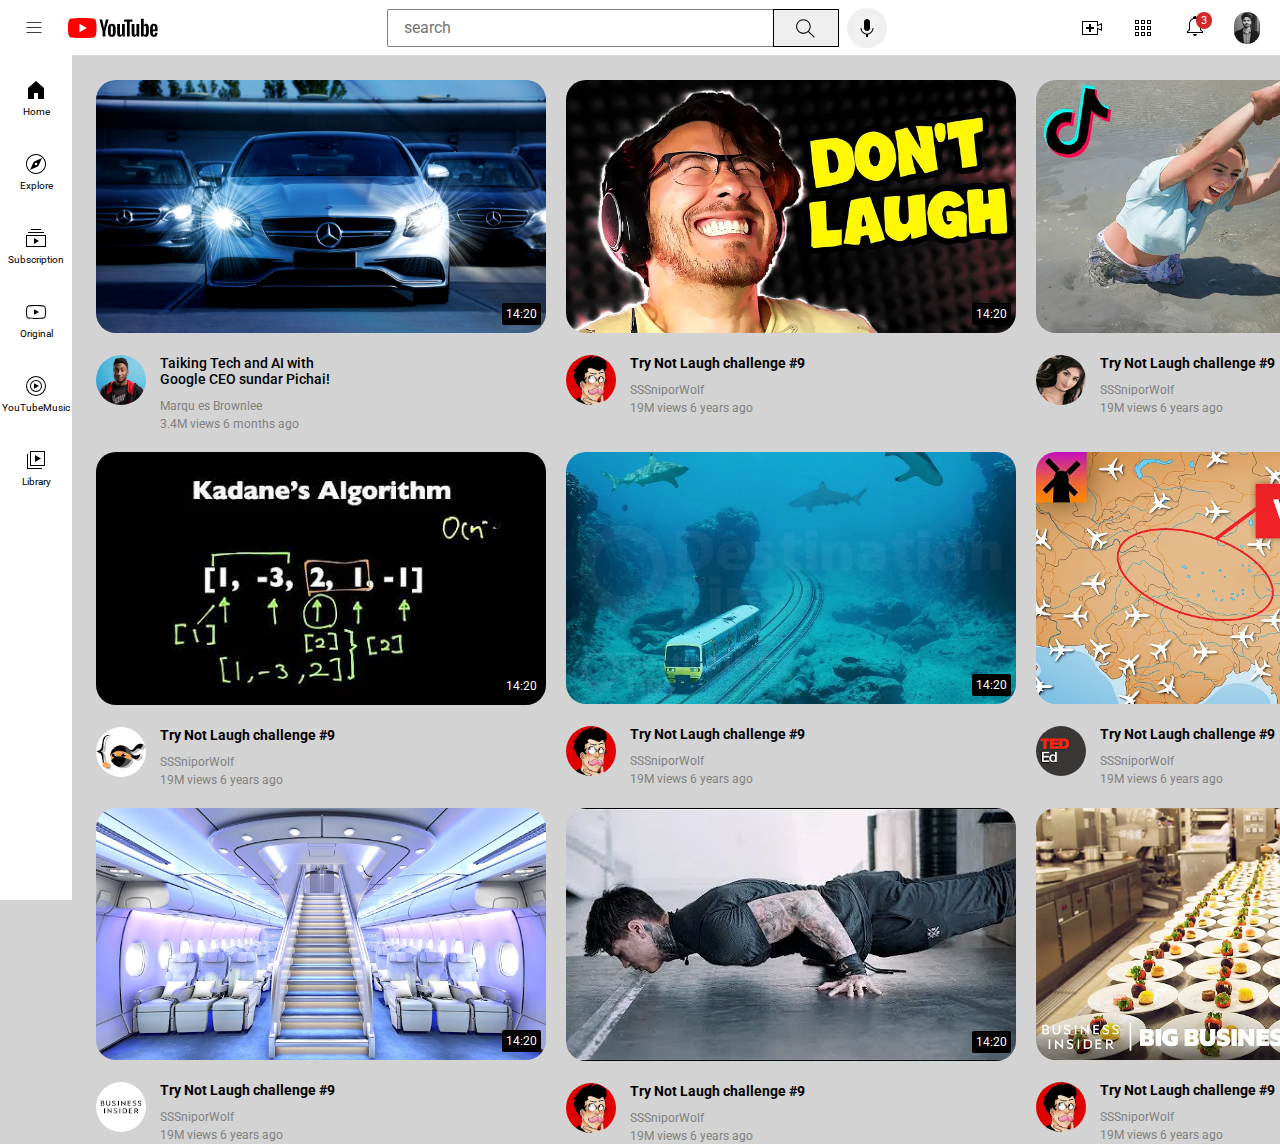
<file: index.html>
<!DOCTYPE html>
<html lang="en" xmlns="http://www.w3.org/1999/html">
<head>
    <meta charset="UTF-8">
    <title>youtube.cloud</title>
    <link rel="preconnect" href="https://fonts.googleapis.com">
    <link rel="preconnect" href="https://fonts.gstatic.com" crossorigin>
    <link href="https://fonts.googleapis.com/css2?family=Roboto:wght@400;500;700&display=swap" rel="stylesheet">
    <link rel="stylesheet" href="utube.css">
    <link rel="stylesheet" href="header.css">
    <link rel="stylesheet" href="sidebar.css">
</head>

<body>
<div class="header"  >
    <div class="left-section">
        <img class="hamburger-menu" src="icons/hamburger-menu.svg">
        <img class="youtube-logo" src="icons/youtube-logo.svg">

    </div>
    <div class="middle-section">
        <input class="search-bar" type="text" placeholder="search">
        <button class="search-button"><img class="search-icon" src="icons/search.svg"></button>
        <button class="voice-search-button"><img class="voice-search-icon" src="icons/voice-search-icon.svg"></button>
    </div>
    <div class="right-section">
        <img class="upload-icon" src="icons/upload.svg">
        <img class="youtube-apps-icon" src="icons/youtube-apps.svg">
        <div class="notification-icon-container">
            <img class="notification-icon" src="icons/notifications.svg">
            <div class="notification-count">3</div>
        </div>

        <img class="abuex-icon" src="icons/abuex.jpg">
    
    </div>
</div>
<div class="sidebar">
    <div class="sidebar-link"><img  src="sidebar/home (1).svg"><div>Home</div></div>
    <div class="sidebar-link"><img  src="sidebar/explore.svg"><div>Explore</div></div>
    <div class="sidebar-link"><img  src="sidebar/subscriptions.svg"><div>Subscription</div></div>
    <div class="sidebar-link"><img  src="sidebar/originals.svg"><div>Original</div></div>
    <div class="sidebar-link"><img  src="sidebar/youtube-music.svg"><div>YouTubeMusic</div></div>
    <div class="sidebar-link"><img  src="sidebar/library.svg"><div>Library</div></div>




</div>
<div class="div1">
    <div class="div2">
        <div class="thumbnail-row">
            <img class="thumbnail" src="thumline/pexels-mike-bird-120049.jpg">
            <div class="video-time">14:20</div>
        </div>

        <div class="channel-picture">
            <img class="profile-picture" src="channelimages/channel-1.jpeg">
         </div>
        <div class="video-info">
            <p class="vedio-title">Taiking Tech and AI with Google CEO sundar Pichai!</p>
            <p class="name">Marqu es Brownlee</p>
            <p class="details">3.4M views 6 months ago</p>
        </div>

    </div>
    <div class="div2">
        <div class="thumbnail-row">
            <img class="thumbnail" src="thumline/thumbnail-2.webp">
            <div class="video-time">14:20</div>
        </div>
        <div class="channel-picture">
            <img class="profile-picture" src="channelimages/channel-2.jpeg">
        </div>
        <div class="video-info">
            <p class="vedio-title"><b>Try Not Laugh challenge #9</b></p>
            <p class="name">SSSniporWolf</p>
            <p class="details">19M views 6 years ago</p>

        </div>


    </div>
    <div class="div2">
        <div class="thumbnail-row">
            <img class="thumbnail" src="thumline/thumbnail-3.webp">
            <div class="video-time">14:20</div>
        </div>
        <div class="channel-picture">
            <img class="profile-picture" src="channelimages/channel-3.jpeg">
        </div>
        <div class="video-info">
            <p class="vedio-title"><b>Try Not Laugh challenge #9</b></p>
            <p class="name">SSSniporWolf</p>
            <p class="details">19M views 6 years ago</p>

        </div>


    </div>
    <div class="div2">
        <div class="thumbnail-row">
            <img class="thumbnail" src="thumline/thumbnail-5.webp">
            <div class="video-time">14:20</div>
        </div>
        <div class="channel-picture">
            <img class="profile-picture" src="channelimages/channel-5.jpeg">
        </div>
        <div class="video-info">
            <p class="vedio-title"><b>Try Not Laugh challenge #9</b></p>
            <p class="name">SSSniporWolf</p>
            <p class="details">19M views 6 years ago</p>

        </div>


    </div>
    <div class="div2">
        <div class="thumbnail-row">
            <img class="thumbnail" src="thumline/thumbnail-11.webp">
            <div class="video-time">14:20</div>
        </div>
        <div class="channel-picture">
            <img class="profile-picture" src="channelimages/channel-2.jpeg">
        </div>
        <div class="video-info">
            <p class="vedio-title"><b>Try Not Laugh challenge #9</b></p>
            <p class="name">SSSniporWolf</p>
            <p class="details">19M views 6 years ago</p>

        </div>
    </div>


    <div class="div2">
        <div class="thumbnail-row">
            <img class="thumbnail" src="thumline/thumbnail-7.webp">
            <div class="video-time">14:20</div>
        </div>
        <div class="channel-picture">
            <img class="profile-picture" src="channelimages/channel-12.jpeg">
        </div>
        <div class="video-info">
            <p class="vedio-title"><b>Try Not Laugh challenge #9</b></p>
            <p class="name">SSSniporWolf</p>
            <p class="details">19M views 6 years ago</p>

        </div>
    </div>


    <div class="div2">
        <div class="thumbnail-row">
            <img class="thumbnail" src="thumline/thumbnail-8.webp">
            <div class="video-time">14:20</div>
        </div>
        <div class="channel-picture">
            <img class="profile-picture" src="channelimages/channel-10.jpeg">
        </div>
        <div class="video-info">
            <p class="vedio-title"><b>Try Not Laugh challenge #9</b></p>
            <p class="name">SSSniporWolf</p>
            <p class="details">19M views 6 years ago</p>

        </div>
    </div>

    <div class="div2">
        <div class="thumbnail-row">
            <img class="thumbnail" src="thumline/thumbnail-9.webp">
            <div class="video-time">14:20</div>
        </div>
        <div class="channel-picture">
            <img class="profile-picture" src="channelimages/channel-2.jpeg">
        </div>
        <div class="video-info">
            <p class="vedio-title"><b>Try Not Laugh challenge #9</b></p>
            <p class="name">SSSniporWolf</p>
            <p class="details">19M views 6 years ago</p>

        </div>
    </div>

    <div class="div2">
        <div class="thumbnail-row">
            <img class="thumbnail" src="thumline/thumbnail-10.webp">
            <div class="video-time">14:20</div>
        </div>
        <div class="channel-picture">
            <img class="profile-picture" src="channelimages/channel-2.jpeg">
        </div>
        <div class="video-info">
            <p class="vedio-title"><b>Try Not Laugh challenge #9</b></p>
            <p class="name">SSSniporWolf</p>
            <p class="details">19M views 6 years ago</p>
        </div>


    </div>

</div>

</body>
</html>
</file>
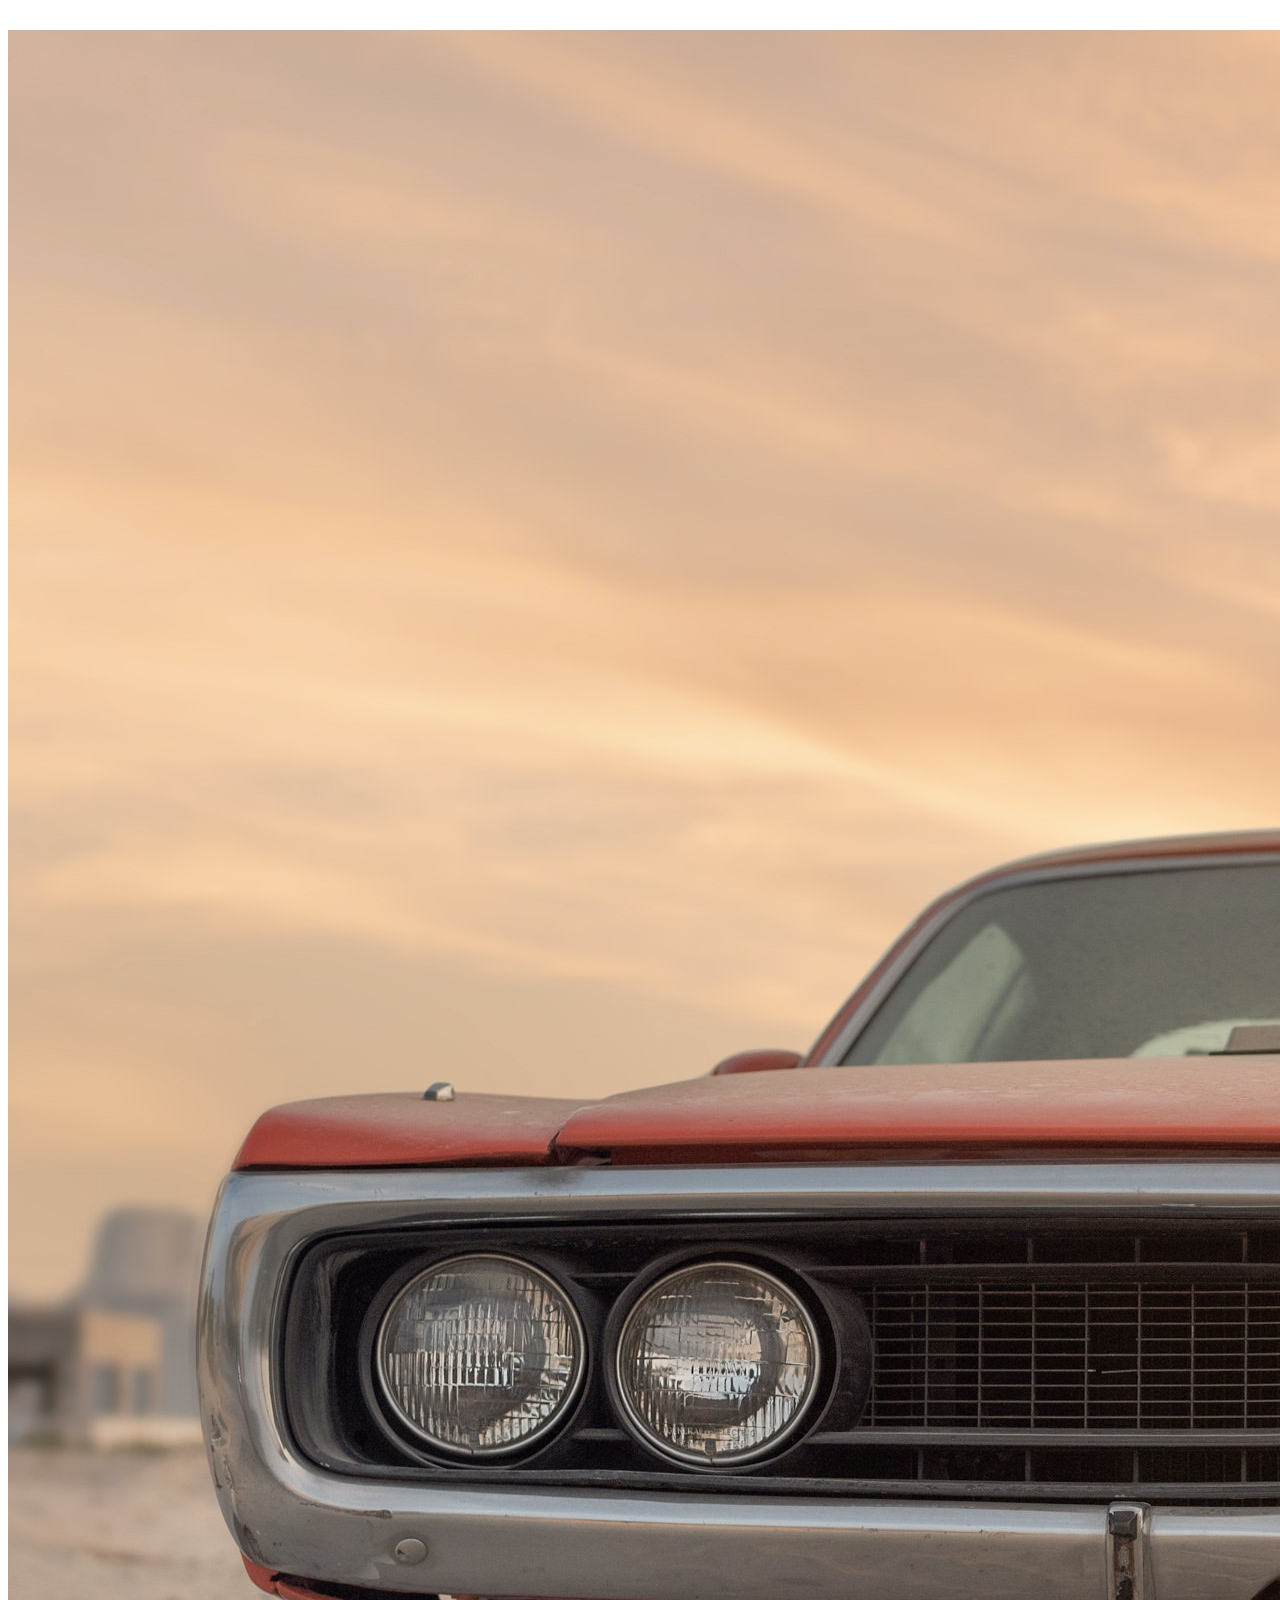
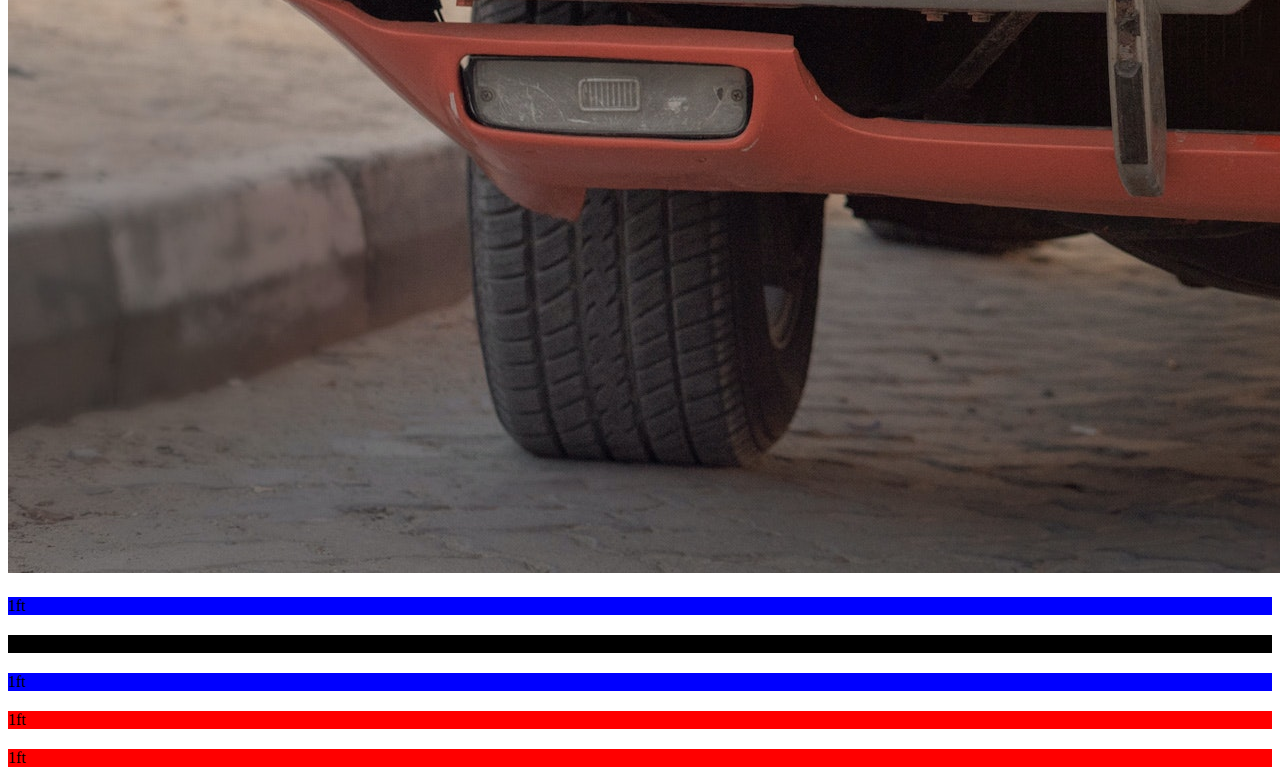
<file: inline.html>
<!DOCTYPE html>
<html lang="en">
<head>
    <meta charset="UTF-8">
    <title>inline</title>
</head>
<body>

<div style="margin-top:30px; display:flex; flex-direction:column; column-gap:20px; row-gap:20px;">
    <div class="a">
        <img  class="a" src="thumline/pexels-shukhrat-umarov-1534604.jpg">
    </div>
    <div style="background-color:blue;">1ft</div>
    <div style="background-color:black;">1ft</div>
    <div style="background-color:blue;">1ft</div>
    <div style="background-color:red;">1ft</div>
    <div style="background-color:red;">1ft</div>
</div>




</body>
</html>
<script>
    .div{
    background-color:red;
    color:black;
    }
    .a{
    margin-top:30px;
    display:flex;
    flex-direction:column;
    column-gap:20px;
    row-gap:20px;
    width:300px;
    border-radius:50%;

    }


</script>
</file>
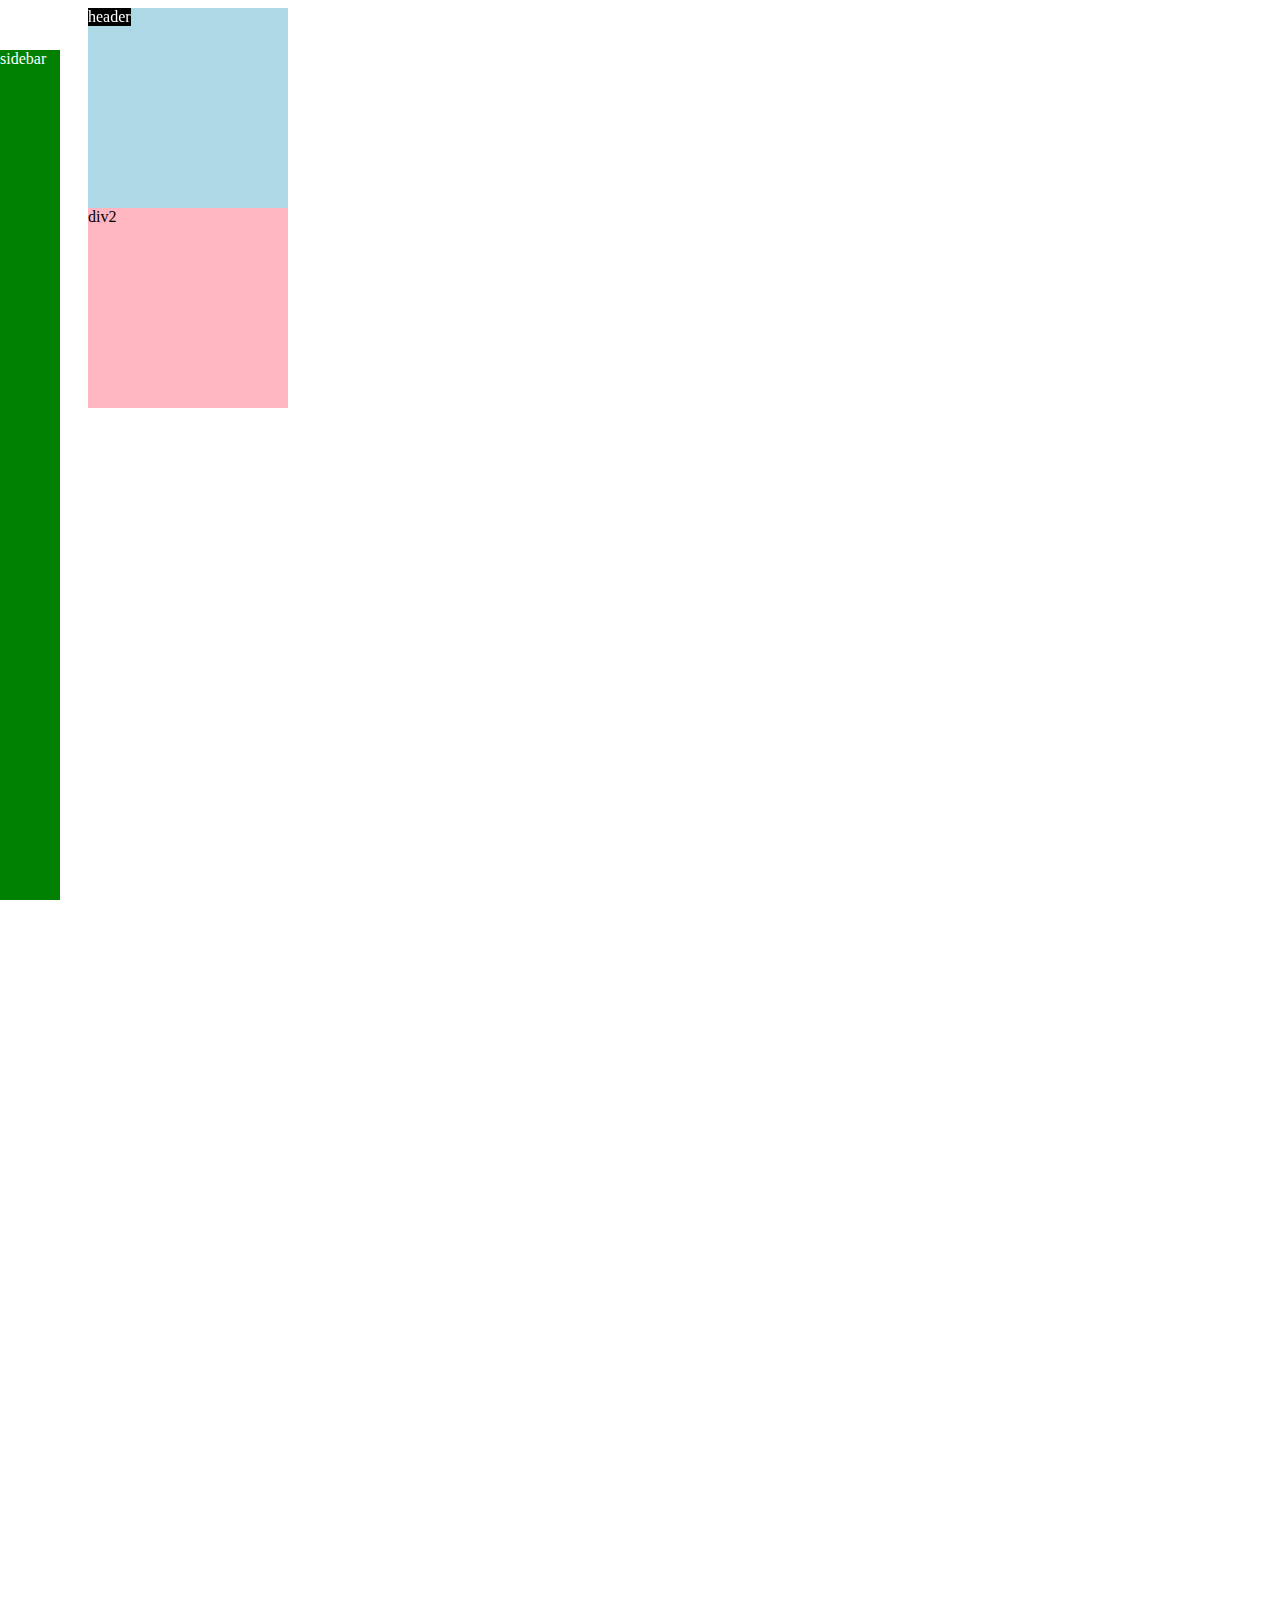
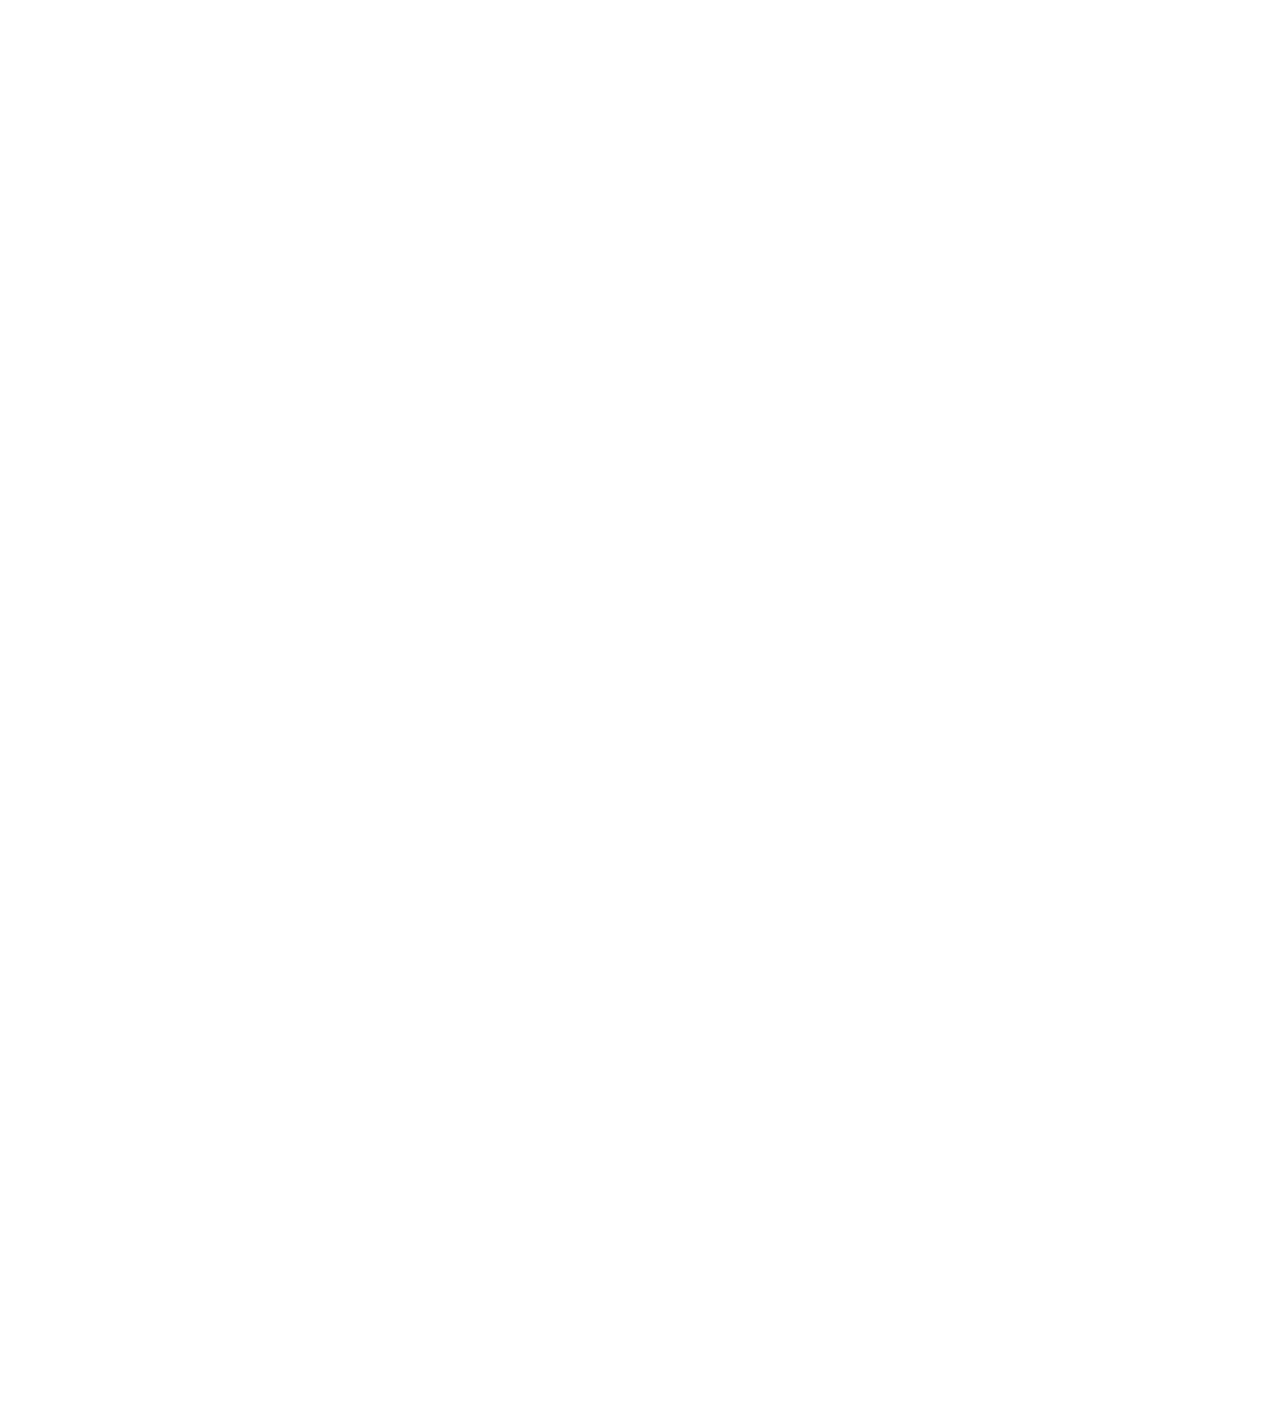
<file: position.html>
<!DOCTYPE html>
<html lang="en">
<head>
    <meta charset="UTF-8">
    <title>position practice</title>
</head>
<body style="height:3000px; padding-left:80px;">
<div style="background-color:black;
 color:white;
  position:fixed;
">header

    <div style="background-color:green;
    color:white;
    position:fixed;
    left:0;
    bottom:0;
    top:50px;
    width:60px;


">sidebar</div>
</div>
<div style="background-color:lightblue; height:200px; width:200px; position:static; position-right:30px;">div1</div>
<div style="background-color:lightpink; height:200px; width:200px; position:static;">div2</div>
</body>
</html>
</file>
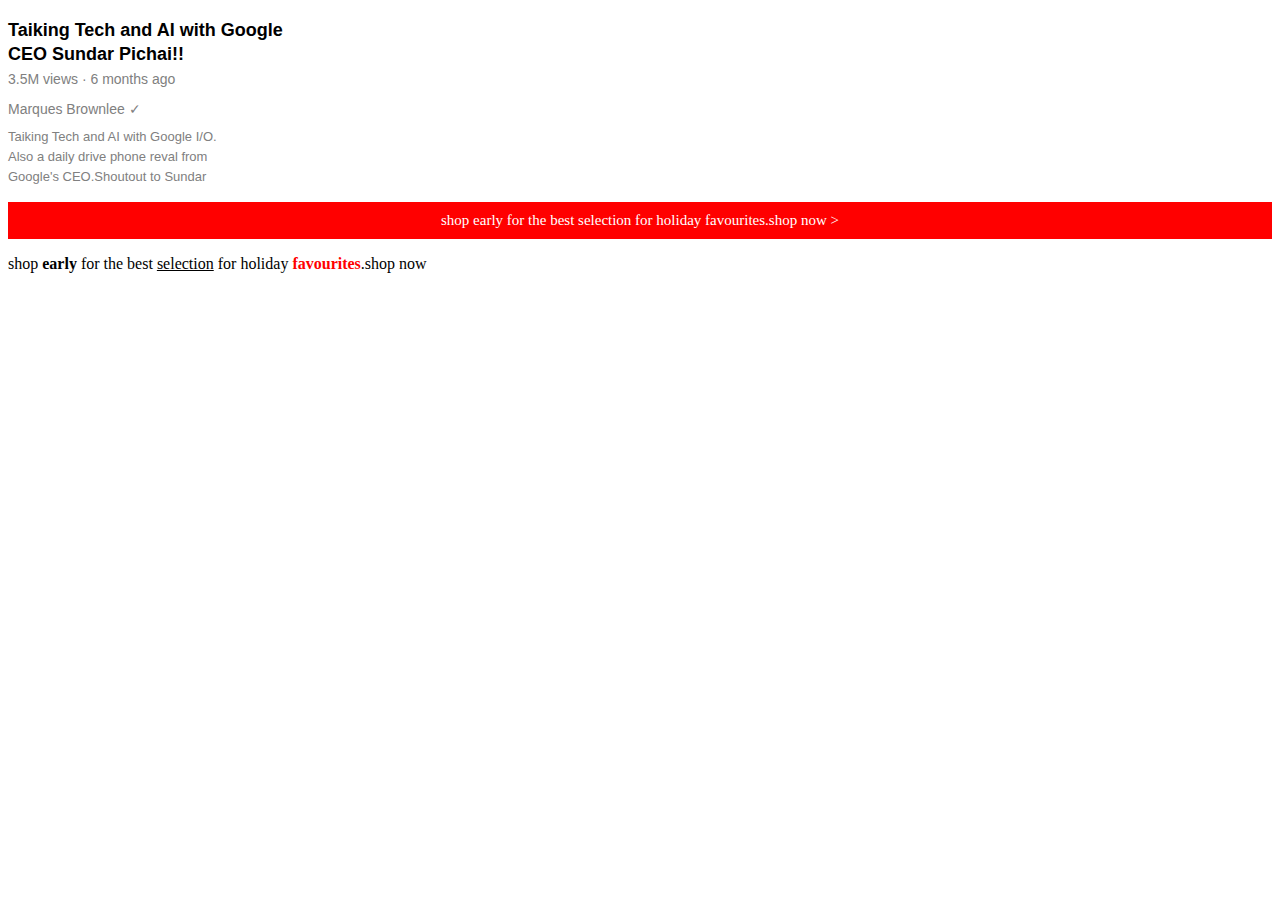
<file: text.html>
<!DOCTYPE html>
<html lang="en">
<head>
    <meta charset="UTF-8">
    <title>txt style</title>
</head>
<body>
<p class="text-style">
    Taiking Tech and AI with Google CEO Sundar Pichai!!
</p>
<p class="txt-sts">3.5M views &#183 6 months ago</p>
<p class="txt-one">Marques Brownlee &#10003</p>
<p class="txt-two">Taiking Tech and AI with Google I/O. Also a daily drive phone reval from Google's CEO.Shoutout to Sundar  </p>
<p class="red">shop early for the best selection for holiday favourites.<span class="link">shop now  &#62;</span> </p>
<p>shop <b>early</b> for the best <u>selection</u> for holiday <span class="spn">favourites</span>.shop now</p>
</body>
</html>
<style>
    .text-style{
    font-family:Arial;
    font-weight:bold;
    font-size:18px;
    width:300px;
    line-height:24px;
    margin-bottom:5px;
    }
    .txt-sts{
    font-family:Arial;
    font-size:14px;
    color:gray;
    margin-top:0px;
    }
    .txt-one{
    font-family:Arial;
    font-size:14px;
    margin-bottom:0px;
    color:gray;
    }

    .txt-two{
    font-family:Arial;
    font-size:13px;
    color:gray;
    width:230px;
    margin-top:10px;

    line-height:20px;
    }
    .red{
    margin-bottom:10px;
    background-color:red;
    padding-top:10px;
    padding-bottom:10px;
    text-align:center;
    color:white;
    font-size:15px
    }
    .spn{
    color:red;
    font-weight:bold;
    }
    .spn:hover{
    text-decoration: underline;

    }
    .link{
    cursor:pointer;
    }
    .link:hover{
    text-decoration:underline;
    }
</style>
</file>
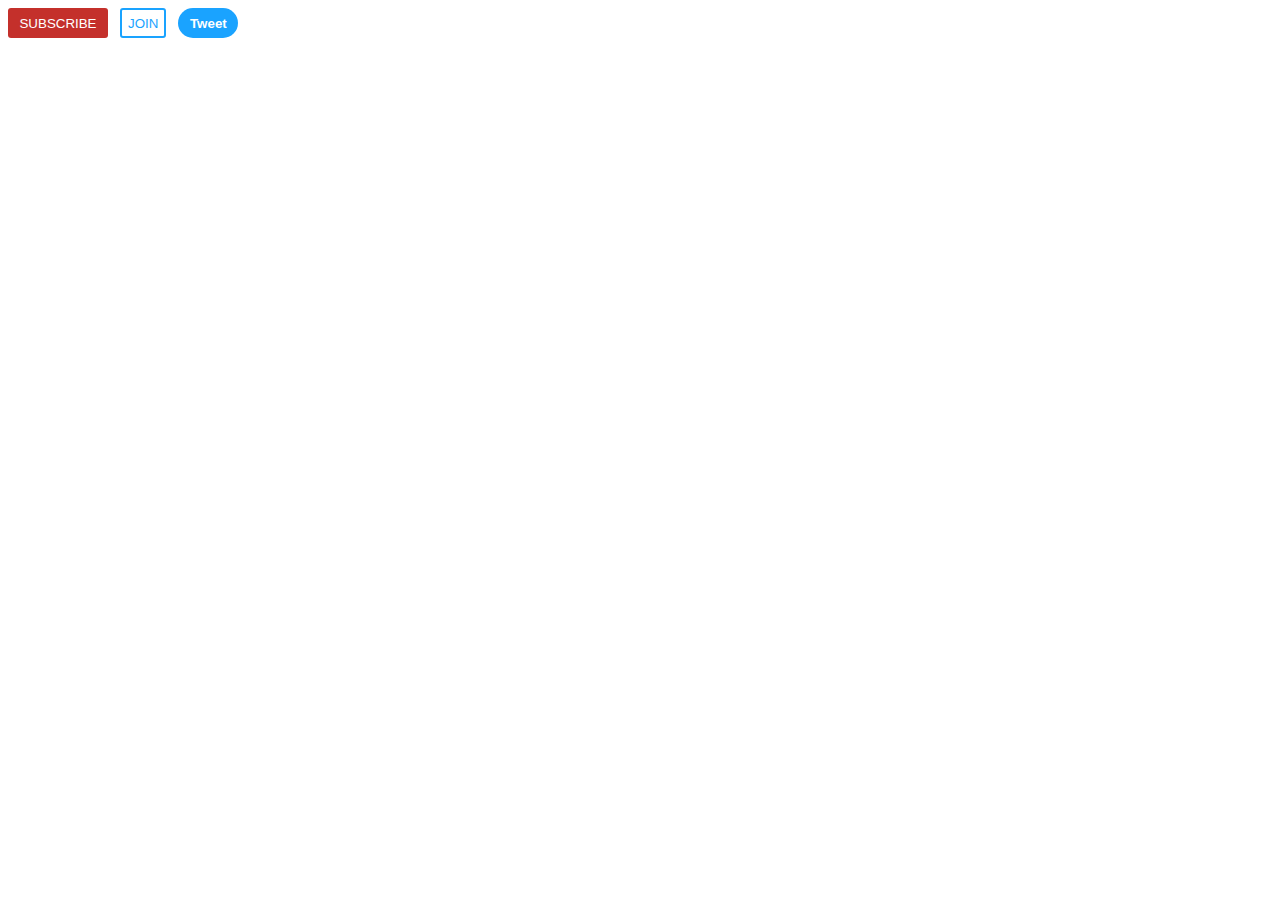
<file: u tube button.html>
<!DOCTYPE html>
<html lang="en">
<head>
    <meta charset="UTF-8">
    <title>sample</title>
</head>
<body>
<button class="subscribe">SUBSCRIBE</button>
<button class="join">JOIN</button>
<button class="twitter">Tweet</button>
<a href="https://www.youtube.com/watch?v=G3e-cpL7ofc&t=11818s"></a>

</body>
</html>
<style>
.subscribe{
    background-color:#c4302b;
    color:white;
    border:none;
    height:30px;
    width:100px;
    border-radius:3px;
    cursor:pointer;
    transition:opacity 1s;

    }

.subscribe:hover{
 opacity:0.7;    }
.subscribe:active{
 background-color:yellow;
 }

.join{
    background-color:white;
    color:#1aa3ff;
    border-color:#1aa3ff;
    border-style:solid;
    height:30px;
    width:80;
    border-radius:3px;
    margin-left:8px;
    cursor:pointer;
    transition:background-color 1s,color 1s;

    }

.join:hover{
background-color:#1aa3ff;
color:white;
}

.twitter{
    background-color:#1aa3ff;
    border-color:#1aa3ff;
    border:none;

    color:white;
    width:60px;
    height:30px;
    font-weight:bold;
    border-radius:27px;
    margin-left:8px;
    cursor:pointer;
    transition:box-shadow 1s;

    }
.twitter:hover{
    box-shadow:10px 10px 10px #1aa3ff;
}




</style>
</file>
<file: utube.css>
p{
    font-family:roboto,Arial;
    margin-left:10px;
    margin-bottom:0px;
    margin-top:0px;

    }

    body{
    margin:0;
    padding-top:80px;
    padding-left:96px;
    padding-right:24px;
    background-color:lightgray;


    }
    .thumbnail{
    width:450px;
    display:block;
    border-radius:20px;


    }
    .search-bar{
    display:block;
    }
    .div1{
    width:300px;
    display:grid;
    grid-template-columns: 1fr 1fr 1fr;
    vertical-align:top;
    margin-right:15px;
    column-gap:20px;
    row-gap:20px;

    }
    .div2{
    width:450px;
    display:inline-block;
    vertical-align:top;
    }
    .channel-picture{
    display:inline-block;
    width:50px;
    vertical-align:top;

    }
    .video-info{
    display:inline-block;
    width:200px;

    }
    .profile-picture{
    width:50px;
    border-radius:50px;
    margin-top:10px;

    }
    .thumbnail-row{
    margin-bottom:12px;

    position:relative;



    }
    .vedio-title{
    margin-top:10px;
    font-weight:500;
    font-size:14px;
    margin-bottom:12px;

    }
    .name{
    font-size:12px;
    color:gray;
    }
    .details{
    margin-top:4px;
    font-size:12px;
    color:gray;
    }

    .video-time{
    background-color:black;
    color:white;
    position:absolute;
    bottom:8px;
    right:5px;
    border-radius:2px;
    font-family:Roboto,Arial;
    font-size:12px;
    font-wight:500;
    padding-left:4px;
    padding-right:4px;
    padding-top:4px;
    padding-bottom:4px;

    }
    .notification-icon-container{
    position:relative;

    }
    .notification-count{
     position:absolute;
     top:-2px;
     right:-5px;
     background-color:#D02A2A;
     color:white;
     border-radius:10px;
     font-family:Roboto,Arial;
     font-size:11px;
     padding-left:5px;
     padding-right:5px;
     padding-bottom:2px;
     padding-top:2px;

    }
</file>
<file: header.css>
.header{
height:55px;
display:flex;
flex-direction:row;
justify-content:space-between;

position:fixed;
top:0;
left:0;
right:0;
z-index:100;

background-color:white;
border-bottom-width:1px;
border-bottom-style:solid;
border-bottom-color :#DDD9D9;


}

.left-section{
display:flex;
align-items:center;

}
.middle-section{
flex:1;
display:flex;
align-items:center;
margin-left:70px;
margin-right:35px;
max-width:500px;


}
.right-section{
width:180px;
margin-right:20px;
display:flex;
align-items:center;
justify-content:space-between;
flex-shrink:0;


}
.hamburger-menu{
height:20px;
margin-left:24px;
margin-right:24px;
}
.youtube-logo{
height:20px;
}
.search-button{
height:40px;
width:60px;

}
.voice-search-button{
height:40px;
width:40px;
border-color:gray;
border-radius:90px;
border-style:none;


}
.search-bar{
flex:1;
height:34px;
padding-left:16px;
font-size:16px;
border-width:1px;
border-style:solid;
border-color:gray;
border-radius:2px;
border-shadow: black;
width:0;

}
.search-bar::placeholder{
font-family:Roboto,Arial;
font-size:16px;

}

.search-button{
height:38px;
width:66px;
border-width:1px;
border-style:solid;
margin-left:-1px;
margin-right:8px;
}
.search-icon{
height:25px;
margin-top:4px;
}
.voice-search-icon{
height:24px;
margin-top:4px;
background-color:#F2F2F2;

}
.upload-icon{
height:24px;
}
.youtube-apps-icon{
height:24px;

}
.notification-icon{
height:24px;

}
.abuex-icon{
height:32px;
border-radius:16px;

}
</file>
<file: sidebar.css>
.sidebar{

position:fixed;
left:0;
bottom:0;
top:55px;
background-color:white;
width:72px;
z-index:200;
padding-top:5px;




}
.sidebar-link{
height:74px;
display:flex;
justify-content:center;
flex-direction:column;
align-items:center;
flex-direction:column;
cursor:pointer;





}
.sidebar-link:hover{
background-color:lightgray;


}
.sidebar-link img{
height:24px;
margin-bottom:4px;


}
.sidebar-link div{
font-family:Roboto,Arial;
font-size:10px;
}
</file>
